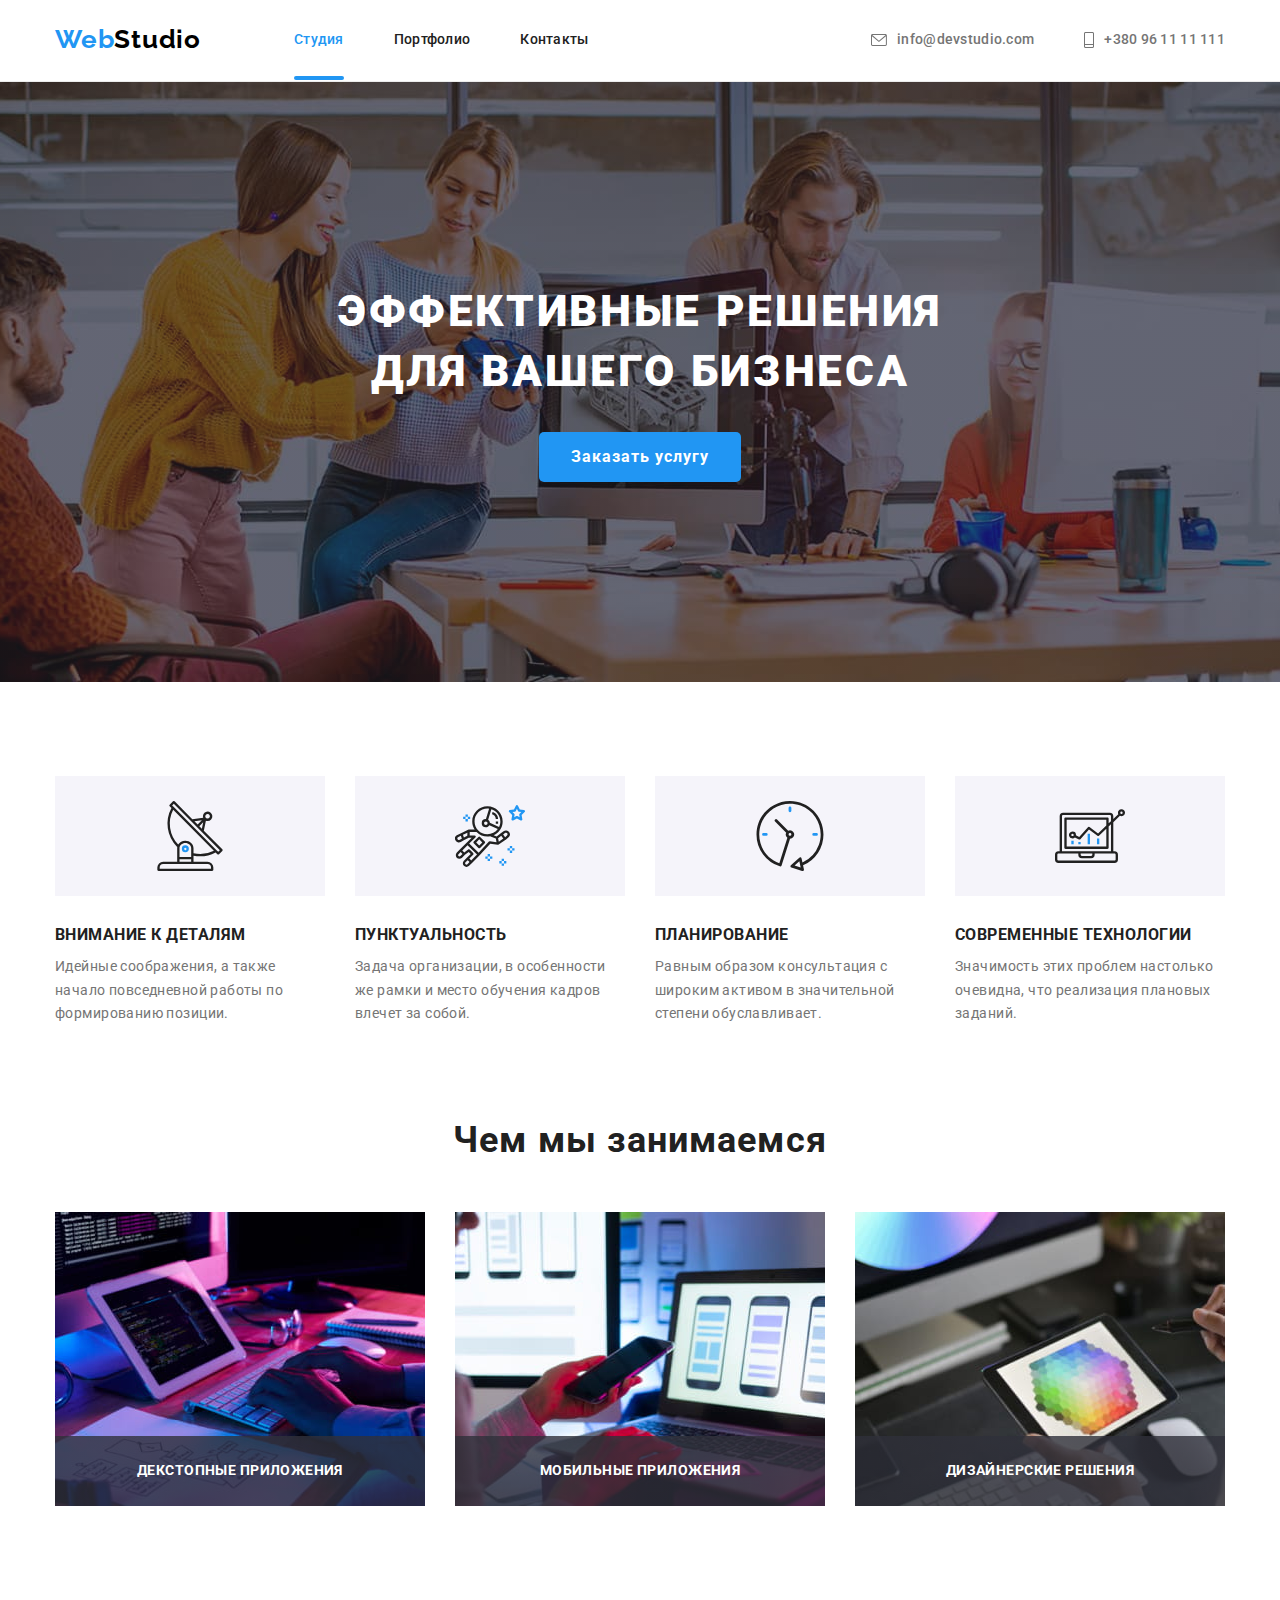
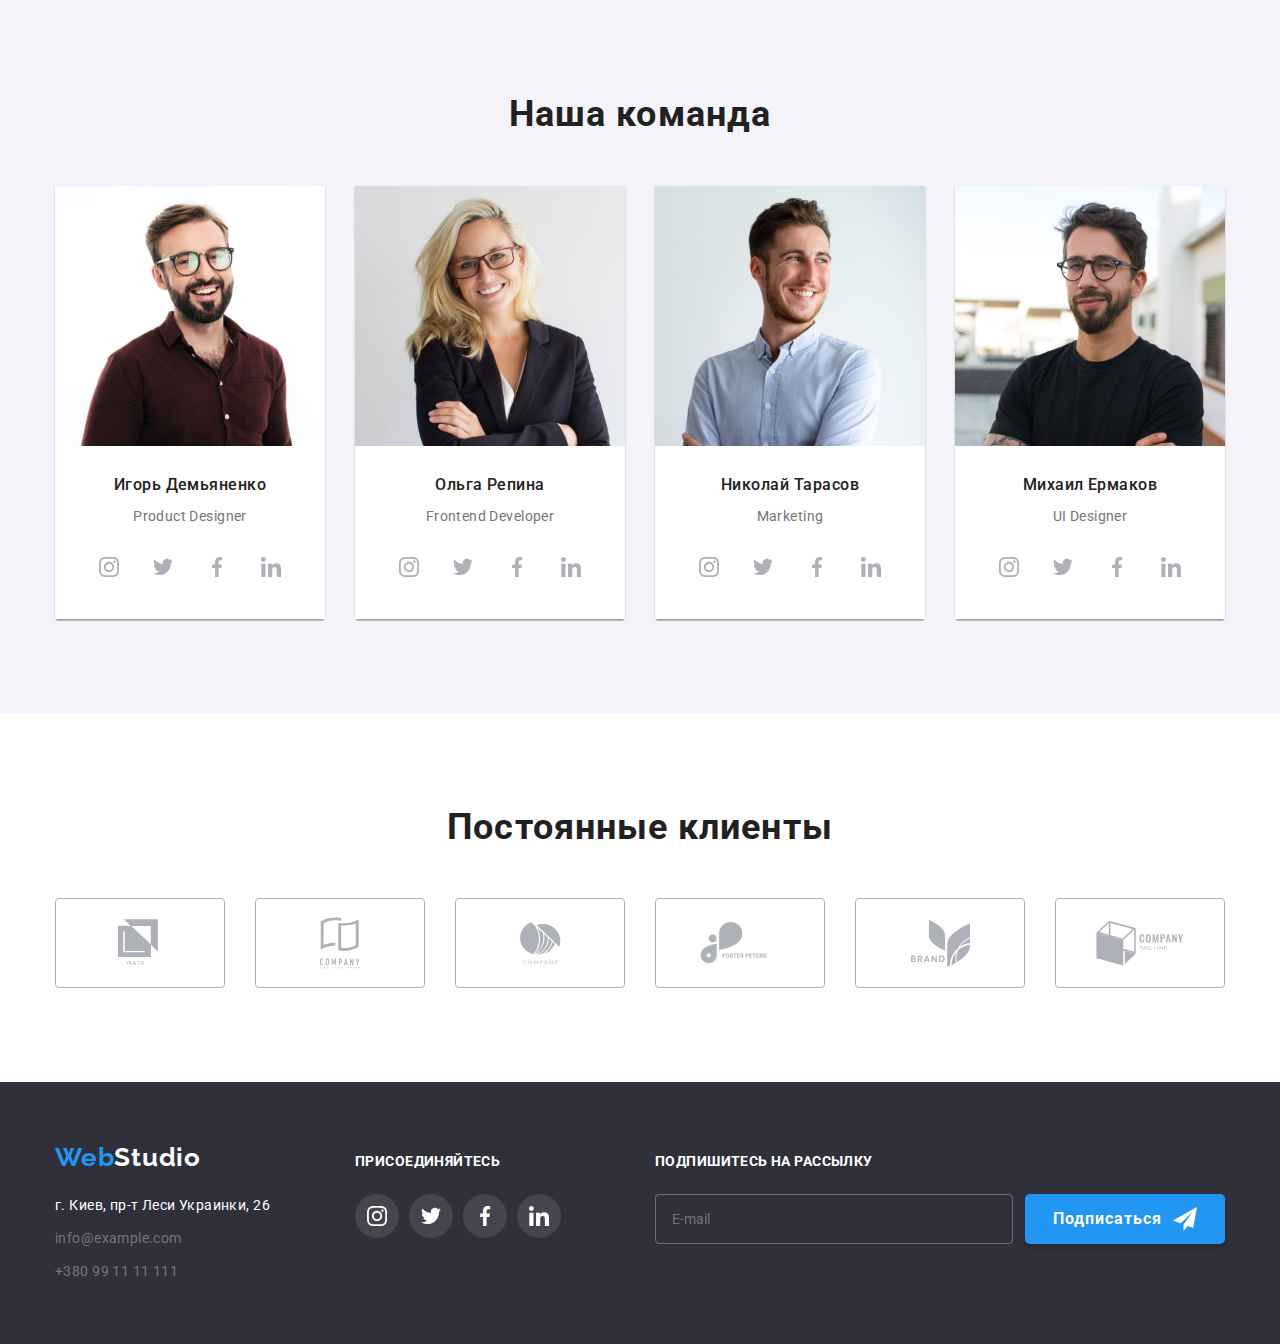
<file: index.html>
<!DOCTYPE html>
<html lang="ru">
  <head>
    <meta charset="UTF-8" />
    <meta http-equiv="X-UA-Compatible" content="IE=edge" />
    <meta name="viewport" content="width=device-width, initial-scale=1.0" />
    <title>WebStudio</title>
    <link rel="preconnect" href="https://fonts.gstatic.com" />
    <link
      href="https://fonts.googleapis.com/css2?family=Raleway:wght@700&family=Roboto:wght@400;500;700;900&display=swap"
      rel="stylesheet"
    />
    <link
      rel="stylesheet"
      href="https://cdnjs.cloudflare.com/ajax/libs/modern-normalize/0.2.0/modern-normalize.min.css"
    />
    <link rel="stylesheet" href="./css/styles.css" />
  </head>

  <body class="main-content">
    <!--Навигация-->
    <header class="header-line">
      <div class="container">
        <nav class="navigation">
          <a class="logo-link link" href="./index.html"
            ><span class="blue-logo">Web</span><span class="black-logo">Studio</span></a
          >
          <ul class="nav-list list">
            <li class="nav-item"><a class="nav-link active-studio link" href="./index.html">Студия</a></li>
            <li class="nav-item"><a class="nav-link nav-link-line link" href="./portfolio.html">Портфолио</a></li>
            <li class="nav-item"><a class="nav-link nav-link-line link" href="">Контакты</a></li>
          </ul>

          <ul class="contact-list list">
            <li class="contact-item">
              <a class="link icon-link" href="mailto:info@devstudio.com"
                ><svg class="icon-mail">
                  <use href="./css/symbol-defs.svg#icon-mail"></use>
                </svg>
                info@devstudio.com</a
              >
            </li>
            <li class="contact-item">
              <a class="link icon-link" href="tel:+380961111111">
                <svg class="icon-tel icon">
                  <use href="./css/symbol-defs.svg#icon-telephone"></use>
                </svg>
                +380 96 11 11 111</a
              >
            </li>
          </ul>
        </nav>
      </div>
    </header>

    <main>
      <!--Герой-->
      <section class="hero-section">
        <div class="container">
          <h1 class="main-title">
            ЭФФЕКТИВНЫЕ РЕШЕНИЯ <br />
            ДЛЯ ВАШЕГО БИЗНЕСА
          </h1>
          <button type="button" data-modal-open class="order-button button">Заказать услугу</button>
        </div>
      </section>

      <!--Особенности-->
      <section class="features-section">
        <h2 class="visually-hidden">Особенности</h2>
        <div class="container">
          <ul class="features-list list grid">
            <li class="grid-item features-item">
              <h3 class="features-title title">Внимание к деталям</h3>
              <p>Идейные соображения, а также начало повседневной работы по формированию позиции.</p>
            </li>
            <li class="grid-item features-item">
              <h3 class="features-title title">Пунктуальность</h3>
              <p>Задача организации, в особенности же рамки и место обучения кадров влечет за собой.</p>
            </li>
            <li class="grid-item features-item">
              <h3 class="features-title title">Планирование</h3>
              <p>Равным образом консультация с широким активом в значительной степени обуславливает.</p>
            </li>
            <li class="grid-item features-item">
              <h3 class="features-title title">Современные технологии</h3>
              <p>Значимость этих проблем настолько очевидна, что реализация плановых заданий.</p>
            </li>
          </ul>
        </div>
      </section>

      <!--Чем мы занимаемся-->
      <section class="doing-section">
        <div class="container">
          <div class="doing-block">
            <h2 class="whatwe-do-title title">Чем мы занимаемся</h2>
            <ul class="about-list list grid">
              <li class="grid-item about-item">
                <div class="doing-thumb">
                  <img src="./images/studio/box1.jpg" alt="рисунок1" width="370" />
                  <div class="text-thumb">
                    <p class="text-decor-thumb">декстопные приложения</p>
                  </div>
                </div>
              </li>
              <li class="grid-item about-item">
                <div class="doing-thumb">
                  <img src="./images/studio/box2.jpg" alt="рисунок2" width="370" />
                  <div class="text-thumb">
                    <p class="text-decor-thumb">мобильные приложения</p>
                  </div>
                </div>
              </li>
              <li class="grid-item about-item">
                <div class="doing-thumb">
                  <img src="./images/studio/box3.jpg" alt="рисунок3" width="370" />
                  <div class="text-thumb">
                    <p class="text-decor-thumb">дизайнерские решения</p>
                  </div>
                </div>
              </li>
            </ul>
          </div>
        </div>
      </section>

      <!--Наша команда-->
      <section class="team-section">
        <div class="container">
          <div class="team-content">
            <h2 class="ourteam-title title">Наша команда</h2>
            <ul class="team-list list grid">
              <li class="grid-item team-item">
                <img src="./images/studio/img.jpg" alt="Игорь Демьяненко" width="270" />
                <div class="item-block">
                  <h3 class="team-title position-title title">Игорь Демьяненко</h3>
                  <p>Product Designer</p>
                  <ul class="list team-icon">
                    <li class="team-icon-item">
                      <a href="" class="team-icon-link">
                        <svg class="icon">
                          <use href="./css/symbol-defs.svg#icon-instagram"></use>
                        </svg>
                      </a>
                    </li>
                    <li class="team-icon-item">
                      <a href="" class="team-icon-link">
                        <svg class="icon">
                          <use href="./css/symbol-defs.svg#icon-twitter"></use>
                        </svg>
                      </a>
                    </li>
                    <li class="team-icon-item">
                      <a href="" class="team-icon-link">
                        <svg class="icon">
                          <use href="./css/symbol-defs.svg#icon-facebook"></use>
                        </svg>
                      </a>
                    </li>
                    <li class="team-icon-item">
                      <a href="" class="team-icon-link">
                        <svg class="icon">
                          <use href="./css/symbol-defs.svg#icon-linkedin"></use>
                        </svg>
                      </a>
                    </li>
                  </ul>
                </div>
              </li>
              <li class="grid-item team-item">
                <img src="./images/studio/img2.jpg" alt="Ольга Репина" width="270" />
                <div class="item-block">
                  <h3 class="team-title position-title title">Ольга Репина</h3>
                  <p>Frontend Developer</p>
                  <ul class="list team-icon">
                    <li class="team-icon-item">
                      <a href="" class="team-icon-link">
                        <svg class="icon">
                          <use href="./css/symbol-defs.svg#icon-instagram"></use>
                        </svg>
                      </a>
                    </li>
                    <li class="team-icon-item">
                      <a href="" class="team-icon-link">
                        <svg class="icon">
                          <use href="./css/symbol-defs.svg#icon-twitter"></use>
                        </svg>
                      </a>
                    </li>
                    <li class="team-icon-item">
                      <a href="" class="team-icon-link">
                        <svg class="icon">
                          <use href="./css/symbol-defs.svg#icon-facebook"></use>
                        </svg>
                      </a>
                    </li>
                    <li class="team-icon-item">
                      <a href="" class="team-icon-link">
                        <svg class="icon">
                          <use href="./css/symbol-defs.svg#icon-linkedin"></use>
                        </svg>
                      </a>
                    </li>
                  </ul>
                </div>
              </li>
              <li class="grid-item team-item">
                <img src="./images/studio/img3.jpg" alt="Николай Тарасов" width="270" />
                <div class="item-block">
                  <h3 class="team-title position-title title">Николай Тарасов</h3>
                  <p>Marketing</p>
                  <ul class="list team-icon">
                    <li class="team-icon-item">
                      <a href="" class="team-icon-link">
                        <svg class="icon">
                          <use href="./css/symbol-defs.svg#icon-instagram"></use>
                        </svg>
                      </a>
                    </li>
                    <li class="team-icon-item">
                      <a href="" class="team-icon-link">
                        <svg class="icon">
                          <use href="./css/symbol-defs.svg#icon-twitter"></use>
                        </svg>
                      </a>
                    </li>
                    <li class="team-icon-item">
                      <a href="" class="team-icon-link">
                        <svg class="icon">
                          <use href="./css/symbol-defs.svg#icon-facebook"></use>
                        </svg>
                      </a>
                    </li>
                    <li class="team-icon-item">
                      <a href="" class="team-icon-link">
                        <svg class="icon">
                          <use href="./css/symbol-defs.svg#icon-linkedin"></use>
                        </svg>
                      </a>
                    </li>
                  </ul>
                </div>
              </li>
              <li class="grid-item team-item">
                <img src="./images/studio/img4.jpg" alt="Михаил Ермаков" width="270" />
                <div class="item-block">
                  <h3 class="team-title position-title title">Михаил Ермаков</h3>
                  <p>UI Designer</p>
                  <ul class="list team-icon">
                    <li class="team-icon-item">
                      <a href="" class="team-icon-link">
                        <svg class="icon">
                          <use href="./css/symbol-defs.svg#icon-instagram"></use>
                        </svg>
                      </a>
                    </li>
                    <li class="team-icon-item">
                      <a href="" class="team-icon-link">
                        <svg class="icon">
                          <use href="./css/symbol-defs.svg#icon-twitter"></use>
                        </svg>
                      </a>
                    </li>
                    <li class="team-icon-item">
                      <a href="" class="team-icon-link">
                        <svg class="icon">
                          <use href="./css/symbol-defs.svg#icon-facebook"></use>
                        </svg>
                      </a>
                    </li>
                    <li class="team-icon-item">
                      <a href="" class="team-icon-link">
                        <svg class="icon">
                          <use href="./css/symbol-defs.svg#icon-linkedin"></use>
                        </svg>
                      </a>
                    </li>
                  </ul>
                </div>
              </li>
            </ul>
          </div>
        </div>
      </section>

      <section class="clients-section">
        <div class="container">
          <h2 class="clients-title title">Постоянные клиенты</h2>
          <ul class="list clients-icon grid">
            <li class="clients-icon-item grid-item">
              <a href="" class="clients-icon-link link">
                <svg class="icon icon-logo1">
                  <use href="./css/symbol-defs.svg#icon-logo1"></use>
                </svg>
              </a>
            </li>
            <li class="clients-icon-item grid-item">
              <a href="" class="clients-icon-link link">
                <svg class="icon icon-logo2">
                  <use href="./css/symbol-defs.svg#icon-logo2"></use>
                </svg>
              </a>
            </li>
            <li class="clients-icon-item grid-item">
              <a href="" class="clients-icon-link link">
                <svg class="icon icon-logo3">
                  <use href="./css/symbol-defs.svg#icon-logo3"></use>
                </svg>
              </a>
            </li>
            <li class="clients-icon-item grid-item">
              <a href="" class="clients-icon-link link">
                <svg class="icon icon-logo4">
                  <use href="./css/symbol-defs.svg#icon-logo4"></use>
                </svg>
              </a>
            </li>
            <li class="clients-icon-item grid-item">
              <a href="" class="clients-icon-link link">
                <svg class="icon icon-logo5">
                  <use href="./css/symbol-defs.svg#icon-logo5"></use>
                </svg>
              </a>
            </li>
            <li class="clients-icon-item grid-item">
              <a href="" class="clients-icon-link link">
                <svg class="icon icon-logo6">
                  <use href="./css/symbol-defs.svg#icon-logo6"></use>
                </svg>
              </a>
            </li>
          </ul>
        </div>
      </section>
    </main>

    <!--Подвал сайта-->
    <footer class="footer">
      <div class="container">
        <div class="footer-block-contact footer-grid">
          <a class="footer-link link" href="./index.html"
            ><span class="blue-logo">Web</span><span class="white-logo">Studio</span></a
          >

          <address class="address">г. Киев, пр-т Леси Украинки, 26</address>

          <ul class="footer-contacts list">
            <li class="item-contact">
              <a class="link" href="mailto:info@example.com">info@example.com</a>
            </li>
            <li class="item-contact"><a class="link" href="tel:+380991111111">+380 99 11 11 111</a></li>
          </ul>
        </div>

        <div class="footer-block-social footer-grid">
          <p class="footer-paragraph-style">присоединяйтесь</p>
          <ul class="list team-icon">
            <li class="team-icon-item">
              <a href="" class="team-icon-link">
                <svg class="icon">
                  <use href="./css/symbol-defs.svg#icon-instagram"></use>
                </svg>
              </a>
            </li>
            <li class="team-icon-item">
              <a href="" class="team-icon-link">
                <svg class="icon">
                  <use href="./css/symbol-defs.svg#icon-twitter"></use>
                </svg>
              </a>
            </li>
            <li class="team-icon-item">
              <a href="" class="team-icon-link">
                <svg class="icon">
                  <use href="./css/symbol-defs.svg#icon-facebook"></use>
                </svg>
              </a>
            </li>
            <li class="team-icon-item">
              <a href="" class="team-icon-link">
                <svg class="icon">
                  <use href="./css/symbol-defs.svg#icon-linkedin"></use>
                </svg>
              </a>
            </li>
          </ul>
        </div>

        <div class="subscribe-block footer-grid">
          <form class="form-subscribe"></form>

          <p class="footer-paragraph-style">Подпишитесь на рассылку</p>

          <div class="submit-block">
            <label class="form-label-footer">
              <input type="email" class="footer-input" name="email" placeholder="E-mail" autocomplete="off" />
            </label>

            <button type="submit" class="order-button button">
              <span>Подписаться</span> <span class="submit-icon"></span>
            </button>
          </div>
        </div>
      </div>
    </footer>

    <div class="backdrop is-hidden" data-modal>
      <div class="modal modal-button">
        <button class="btn-modal" data-modal-close aria-label="Закрыть">
          <svg class="btn-icon-close icon">
            <use href="./css/symbol-defs.svg#icon-closemodal"></use>
          </svg>
        </button>

        <form class="form-request" autocomplete="off">
          <b class="request-action">Оставьте свои данные, мы вам перезвоним</b>

          <div class="request-input-block">
            <label class="form-label">
              <span class="label-text">Имя</span>

              <span class="request-icon-position">
                <input type="text" class="form-input" />
                <svg class="icon">
                  <use href="./css/symbol-defs.svg#icon-person"></use>
                </svg>
              </span>
            </label>

            <label class="form-label">
              <span class="label-text">Телефон</span>

              <span class="request-icon-position">
                <input type="tel" class="form-input" />
                <svg class="icon">
                  <use href="./css/symbol-defs.svg#icon-phone"></use>
                </svg>
              </span>
            </label>

            <label class="form-label">
              <span class="label-text">Почта</span>

              <span class="request-icon-position">
                <input type="email" class="form-input" />
                <svg class="icon">
                  <use href="./css/symbol-defs.svg#icon-email"></use>
                </svg>
              </span>
            </label>

            <label class="form-label">
              <span class="label-text">Комментарий</span>

              <textarea name="comment" class="form-area" rows="8" placeholder="Введите текст"></textarea>
            </label>
          </div>

          <label class="form-label-terms">
            <input class="checkbox" type="checkbox" name="terms" />
            <span class="custom-icon"></span>
            <span class="terms-span">Соглашаюсь с рассылкой и принимаю</span>
            <a class="terms-link" href="">Условия договора</a>
          </label>

          <label class="form-label-button">
            <button type="submit" class="order-button button">Отправить</button>
          </label>
        </form>
      </div>
    </div>
    <script src="./js/modal.js"></script>
  </body>
</html>
</file>
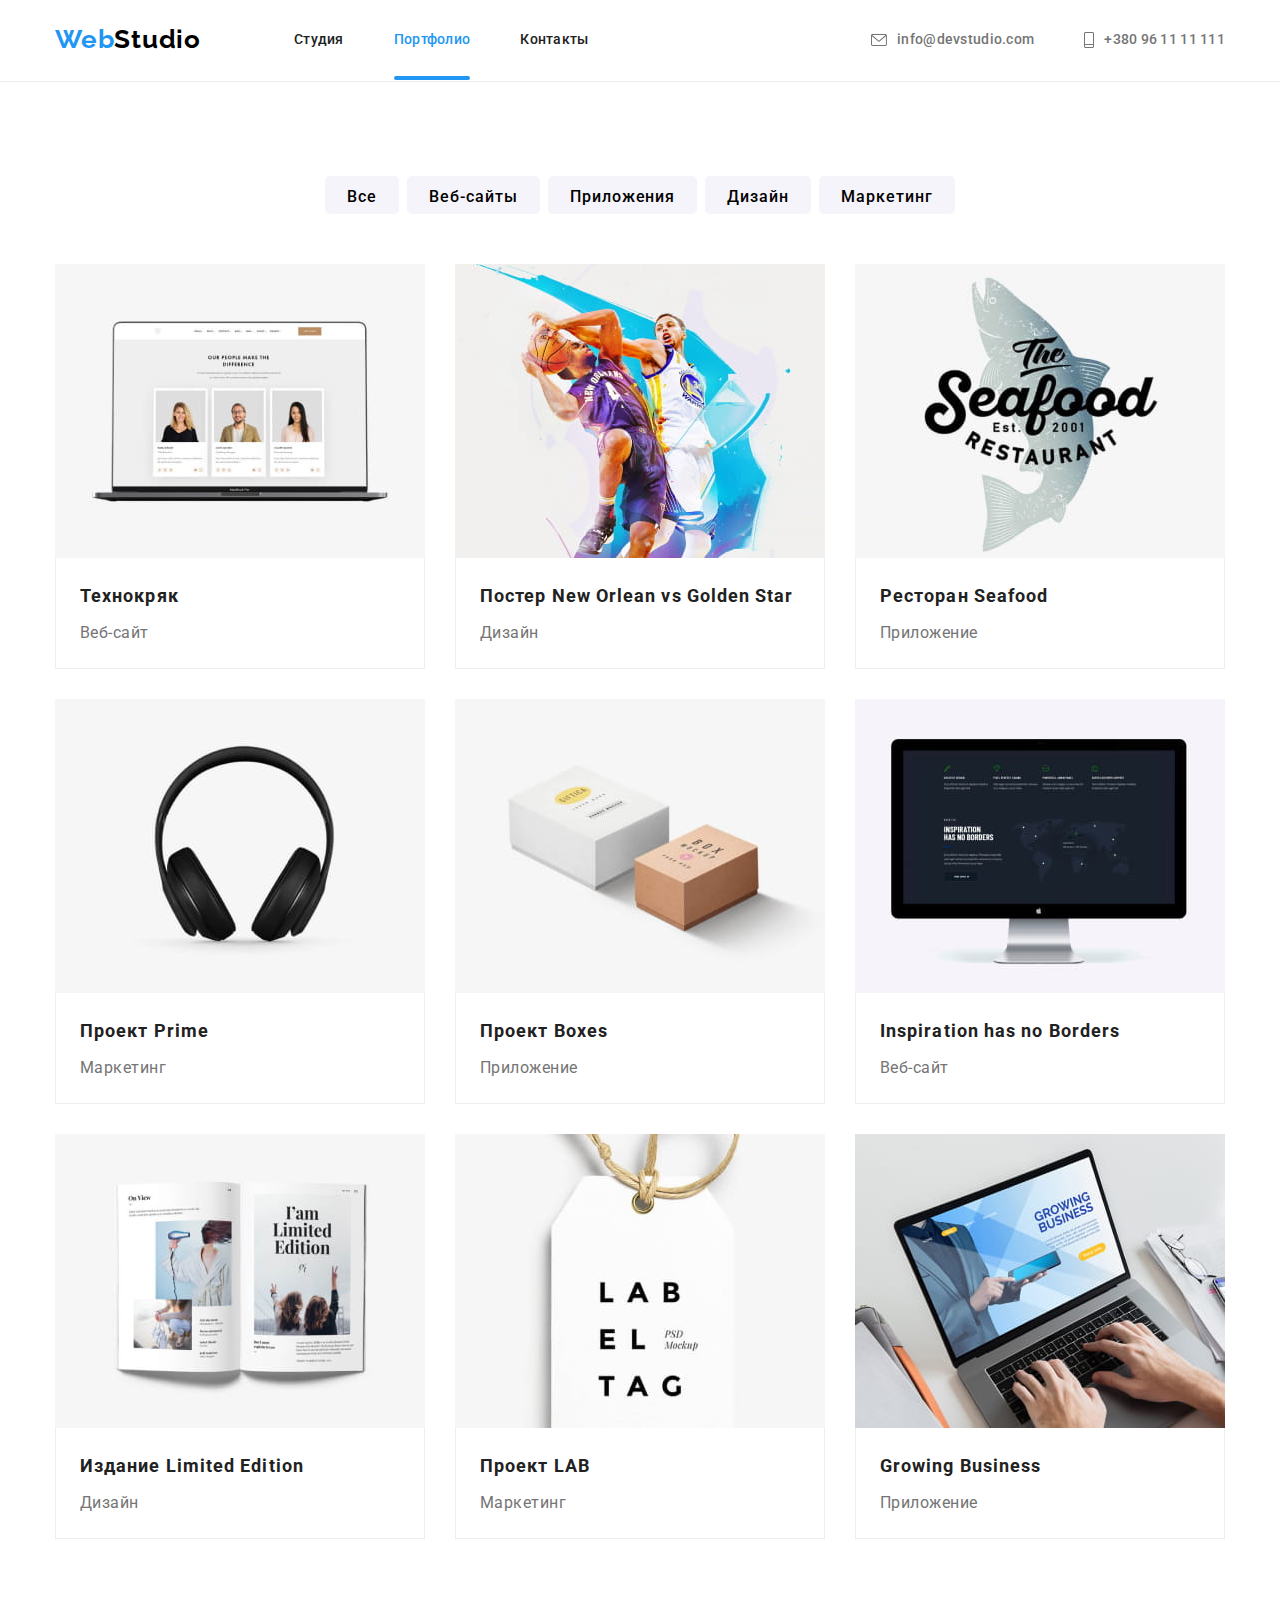
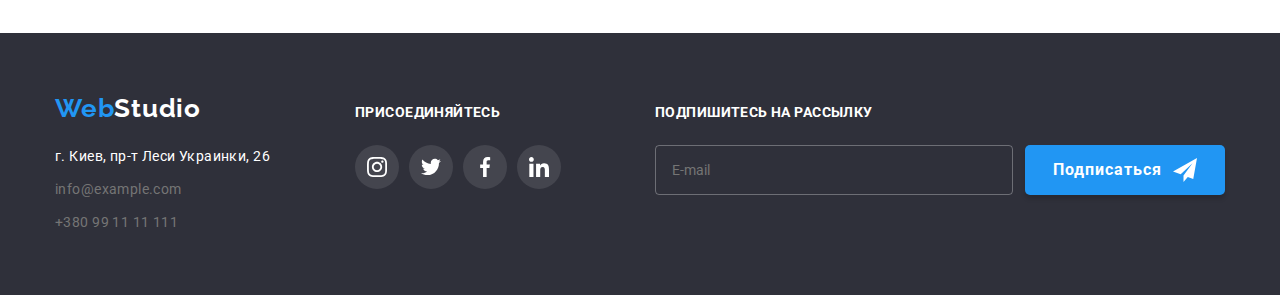
<file: portfolio.html>
<!DOCTYPE html>
<html lang="ru">
  <head>
    <meta charset="UTF-8" />
    <meta http-equiv="X-UA-Compatible" content="IE=edge" />
    <meta name="viewport" content="width=device-width, initial-scale=1.0" />
    <title>WebStudio</title>
    <link rel="preconnect" href="https://fonts.gstatic.com" />
    <link
      href="https://fonts.googleapis.com/css2?family=Raleway:wght@700&family=Roboto:wght@400;500;700;900&display=swap"
      rel="stylesheet"
    />
    <link
      rel="stylesheet"
      href="https://cdnjs.cloudflare.com/ajax/libs/modern-normalize/0.2.0/modern-normalize.min.css"
    />
    <link rel="stylesheet" href="./css/styles.css" />
  </head>
  <body>
    <!--Навигация-->
    <header class="header-line">
      <div class="container">
        <nav class="navigation">
          <a class="logo-link link" href="./index.html"
            ><span class="blue-logo">Web</span><span class="black-logo">Studio</span></a
          >
          <ul class="nav-list list">
            <li class="nav-item"><a class="nav-link nav-link-line link" href="./index.html">Студия</a></li>
            <li class="nav-item"><a class="nav-link active-portfolio link" href="./portfolio.html">Портфолио</a></li>
            <li class="nav-item"><a class="nav-link nav-link-line link" href="">Контакты</a></li>
          </ul>

          <ul class="contact-list list">
            <li class="contact-item">
              <a class="link icon-link" href="mailto:info@devstudio.com"
                ><svg class="icon-mail">
                  <use href="./css/symbol-defs.svg#icon-mail"></use>
                </svg>
                info@devstudio.com</a
              >
            </li>
            <li class="contact-item">
              <a class="link icon-link" href="tel:+380961111111">
                <svg class="icon-tel icon">
                  <use href="./css/symbol-defs.svg#icon-telephone"></use>
                </svg>
                +380 96 11 11 111</a
              >
            </li>
          </ul>
        </nav>
      </div>
    </header>

    <!-- Портфолио -->
    <main>
      <h1 class="visually-hidden">Портфолио</h1>

      <section class="portfolio-section">
        <div class="container">
          <ul class="portfolio-list list">
            <li class="buttons-item"><button type="button" class="buttons-portfolio button">Все</button></li>
            <li class="buttons-item"><button type="button" class="buttons-portfolio button">Веб-сайты</button></li>
            <li class="buttons-item"><button type="button" class="buttons-portfolio button">Приложения</button></li>
            <li class="buttons-item"><button type="button" class="buttons-portfolio button">Дизайн</button></li>
            <li class="buttons-item"><button type="button" class="buttons-portfolio button">Маркетинг</button></li>
          </ul>

          <ul class="examples-list grid list">
            <li class="grid-item examples-item">
              <a class="examples-link" href="">
                <div class="examples-overlay">
                  <img src="./images/portfolio/technocrack.jpg" width="370" alt="Технокряк" />
                  <div class="item-examples-overlay">
                    <div class="item-examples-text">
                      <p class="text-examples">
                        Технокряк это современная площадка распространения коронавируса. Компании используют эту
                        платформу для цифрового шпионажа и атак на защищённые сервера конкурентов.
                      </p>
                    </div>
                  </div>
                </div>
                <div class="examples-item-block">
                  <h2 class="examples-title title">Технокряк</h2>
                  <p class="element-style">Веб-сайт</p>
                </div>
              </a>
            </li>
            <li class="grid-item examples-item">
              <a class="examples-link" href="">
                <div class="examples-overlay">
                  <img src="./images/portfolio/posterneworl.jpg" width="370" alt="Постер New Orlean vs Golden Star" />
                  <div class="item-examples-overlay">
                    <div class="item-examples-text">
                      <p class="text-examples">
                        Технокряк это современная площадка распространения коронавируса. Компании используют эту
                        платформу для цифрового шпионажа и атак на защищённые сервера конкурентов.
                      </p>
                    </div>
                  </div>
                </div>
                <div class="examples-item-block">
                  <h2 class="examples-title title">Постер New Orlean vs Golden Star</h2>
                  <p class="element-style">Дизайн</p>
                </div>
              </a>
            </li>
            <li class="grid-item examples-item">
              <a class="examples-link" href=""
                ><div class="examples-overlay">
                  <img src="./images/portfolio/seafood.jpg" width="370" alt="Ресторан Seafood" />
                  <div class="item-examples-overlay">
                    <div class="item-examples-text">
                      <p class="text-examples">
                        Технокряк это современная площадка распространения коронавируса. Компании используют эту
                        платформу для цифрового шпионажа и атак на защищённые сервера конкурентов.
                      </p>
                    </div>
                  </div>
                </div>
                <div class="examples-item-block">
                  <h2 class="examples-title title">Ресторан Seafood</h2>
                  <p class="element-style">Приложение</p>
                </div>
              </a>
            </li>
            <li class="grid-item examples-item">
              <a class="examples-link" href=""
                ><div class="examples-overlay">
                  <img src="./images/portfolio/prime.jpg" width="370" alt="Проект Prime" />
                  <div class="item-examples-overlay">
                    <div class="item-examples-text">
                      <p class="text-examples">
                        Технокряк это современная площадка распространения коронавируса. Компании используют эту
                        платформу для цифрового шпионажа и атак на защищённые сервера конкурентов.
                      </p>
                    </div>
                  </div>
                </div>
                <div class="examples-item-block">
                  <h2 class="examples-title title">Проект Prime</h2>
                  <p class="element-style">Маркетинг</p>
                </div>
              </a>
            </li>
            <li class="grid-item examples-item">
              <a class="examples-link" href=""
                ><div class="examples-overlay">
                  <img src="./images/portfolio/boxes.jpg" width="370" alt="Проект Boxes" />
                  <div class="item-examples-overlay">
                    <div class="item-examples-text">
                      <p class="text-examples">
                        Технокряк это современная площадка распространения коронавируса. Компании используют эту
                        платформу для цифрового шпионажа и атак на защищённые сервера конкурентов.
                      </p>
                    </div>
                  </div>
                </div>
                <div class="examples-item-block">
                  <h2 class="examples-title title">Проект Boxes</h2>
                  <p class="element-style">Приложение</p>
                </div>
              </a>
            </li>
            <li class="grid-item examples-item">
              <a class="examples-link" href=""
                ><div class="examples-overlay">
                  <img src="./images/portfolio/inpiration.jpg" width="370" alt="Inspiration has no Borders" />
                  <div class="item-examples-overlay">
                    <div class="item-examples-text">
                      <p class="text-examples">
                        Технокряк это современная площадка распространения коронавируса. Компании используют эту
                        платформу для цифрового шпионажа и атак на защищённые сервера конкурентов.
                      </p>
                    </div>
                  </div>
                </div>
                <div class="examples-item-block">
                  <h2 class="examples-title title">Inspiration has no Borders</h2>
                  <p class="element-style">Веб-сайт</p>
                </div>
              </a>
            </li>
            <li class="grid-item examples-item">
              <a class="examples-link" href=""
                ><div class="examples-overlay">
                  <img src="./images/portfolio/limited.jpg" width="370" alt="Издание Limited Edition" />
                  <div class="item-examples-overlay">
                    <div class="item-examples-text">
                      <p class="text-examples">
                        Технокряк это современная площадка распространения коронавируса. Компании используют эту
                        платформу для цифрового шпионажа и атак на защищённые сервера конкурентов.
                      </p>
                    </div>
                  </div>
                </div>
                <div class="examples-item-block">
                  <h2 class="examples-title title">Издание Limited Edition</h2>
                  <p class="element-style">Дизайн</p>
                </div>
              </a>
            </li>
            <li class="grid-item examples-item">
              <a class="examples-link" href=""
                ><div class="examples-overlay">
                  <img src="./images/portfolio/lab.jpg" width="370" alt="Проект LAB" />
                  <div class="item-examples-overlay">
                    <div class="item-examples-text">
                      <p class="text-examples">
                        Технокряк это современная площадка распространения коронавируса. Компании используют эту
                        платформу для цифрового шпионажа и атак на защищённые сервера конкурентов.
                      </p>
                    </div>
                  </div>
                </div>
                <div class="examples-item-block">
                  <h2 class="examples-title title">Проект LAB</h2>
                  <p class="element-style">Маркетинг</p>
                </div>
              </a>
            </li>
            <li class="grid-item examples-item">
              <a class="examples-link" href=""
                ><div class="examples-overlay">
                  <img src="./images/portfolio/growing.jpg" width="370" alt="" />
                  <div class="item-examples-overlay">
                    <div class="item-examples-text">
                      <p class="text-examples">
                        Технокряк это современная площадка распространения коронавируса. Компании используют эту
                        платформу для цифрового шпионажа и атак на защищённые сервера конкурентов.
                      </p>
                    </div>
                  </div>
                </div>
                <div class="examples-item-block">
                  <h2 class="examples-title title">Growing Business</h2>
                  <p class="element-style">Приложение</p>
                </div>
              </a>
            </li>
          </ul>
        </div>
      </section>
    </main>

    <!--Подвал сайта-->
    <footer class="footer">
      <div class="container">
        <div class="footer-block-contact footer-grid">
          <a class="footer-link link" href="./index.html"
            ><span class="blue-logo">Web</span><span class="white-logo">Studio</span></a
          >

          <address class="address">г. Киев, пр-т Леси Украинки, 26</address>

          <ul class="footer-contacts list">
            <li class="item-contact">
              <a class="link" href="mailto:info@example.com">info@example.com</a>
            </li>
            <li class="item-contact"><a class="link" href="tel:+380991111111">+380 99 11 11 111</a></li>
          </ul>
        </div>

        <div class="footer-block-social footer-grid">
          <p class="footer-paragraph-style">присоединяйтесь</p>
          <ul class="list team-icon">
            <li class="team-icon-item">
              <a href="" class="team-icon-link">
                <svg class="icon">
                  <use href="./css/symbol-defs.svg#icon-instagram"></use>
                </svg>
              </a>
            </li>
            <li class="team-icon-item">
              <a href="" class="team-icon-link">
                <svg class="icon">
                  <use href="./css/symbol-defs.svg#icon-twitter"></use>
                </svg>
              </a>
            </li>
            <li class="team-icon-item">
              <a href="" class="team-icon-link">
                <svg class="icon">
                  <use href="./css/symbol-defs.svg#icon-facebook"></use>
                </svg>
              </a>
            </li>
            <li class="team-icon-item">
              <a href="" class="team-icon-link">
                <svg class="icon">
                  <use href="./css/symbol-defs.svg#icon-linkedin"></use>
                </svg>
              </a>
            </li>
          </ul>
        </div>

        <div class="subscribe-block footer-grid">
          <form class="form-subscribe"></form>

          <p class="footer-paragraph-style">Подпишитесь на рассылку</p>

          <div class="submit-block">
            <label class="form-label-footer">
              <input type="email" class="footer-input" name="email" placeholder="E-mail" autocomplete="off" />
            </label>

            <button type="submit" class="order-button button">
              <span>Подписаться</span> <span class="submit-icon"></span>
            </button>
          </div>
        </div>
      </div>
    </footer>
  </body>
</html>
</file>
<file: css/styles.css>
:root {
  --main-text-color: #757575;
  --title-color: #212121;
  --bg-color: #2f303a;
  --bg-button-color: #f5f4fa;
  --white-color: #ffffff;
  --link-color: #2196f3;
  --submit-color: #188ce8;
  --logo-black: #000000;
  --examples-border-color: #eeeeee;
  --clients-border-color: #afb1b8;
  --grid-item: 1;
  --transition-transform: transform 250ms cubic-bezier(0.4, 0, 0.2, 1);
  --transition-whole: 250ms cubic-bezier(0.4, 0, 0.2, 1);
}

html {
  box-sizing: border-box;
}

*,
*::before,
*::after {
  box-sizing: inherit;
}

body {
  font-weight: 400;
  font-family: 'Roboto', sans-serif;
  font-size: 14px;
  line-height: 1.71;
  letter-spacing: 0.03em;
  color: var(--main-text-color);
}

h1,
h2,
h3,
h4,
h5,
h6,
p {
  margin-top: 0;
}

ul {
  margin-top: 0;
  margin-bottom: 0;
  padding-inline-start: 0;
}

p {
  margin-bottom: 0px;
}

img {
  display: block;
  max-width: 100%;
  height: auto;
}

address {
  font-style: normal;
  color: var(--white-color);
}

.visually-hidden {
  position: absolute !important;
  clip: rect(1px 1px 1px 1px);
  clip: rect(1px, 1px, 1px, 1px);
  padding: 0 !important;
  border: 0 !important;
  height: 1px !important;
  width: 1px !important;
  overflow: hidden;
}

.link {
  text-decoration: none;
  color: inherit;
  transition: color var(--transition-whole);
}

.examples-link {
  display: block;
  text-decoration: none;
  color: inherit;
}

.link:hover,
.link:focus {
  color: var(--link-color);
}

.buttons-portfolio:hover,
.buttons-portfolio:focus {
  background-color: var(--link-color);
  color: var(--white-color);
  box-shadow: 0px 3px 1px rgba(0, 0, 0, 0.1), 0px 1px 2px rgba(0, 0, 0, 0.08), 0px 2px 2px rgba(0, 0, 0, 0.12);
}

.container {
  width: 1200px;
  padding-right: 15px;
  padding-left: 15px;
  margin-right: auto;
  margin-left: auto;
}

.grid {
  display: flex;
  flex-wrap: wrap;
  margin-left: -30px;
  margin-top: -30px;
}

.grid-item {
  flex-basis: calc((100% - 30px * var(--grid-item)) / var(--grid-item));
  margin-left: 30px;
  margin-top: 30px;
}

.nav-list {
  font-weight: 500;
  line-height: 1.14;
  letter-spacing: 0.02em;
  color: var(--title-color);
}

.active-studio {
  color: var(--link-color);
}

.active-portfolio {
  color: var(--link-color);
}

.main-title {
  display: block;
  margin-bottom: 0px;
  margin-bottom: 30px;
  font-weight: 900;
  font-size: 44px;
  line-height: 1.36;
  text-align: center;
  letter-spacing: 0.06em;
  color: var(--white-color);
}

.whatwe-do-title,
.ourteam-title,
.clients-title {
  display: block;
  margin-bottom: 50px;
  font-weight: 700;
  font-size: 36px;
  line-height: 1.16;
  text-align: center;
  letter-spacing: 0.03em;
}

.features-title {
  text-transform: uppercase;
  margin-bottom: 10px;
  font-weight: 700;
  line-height: 1.14;
  letter-spacing: 0.03em;
}

.features-item::before {
  display: block;
  content: '';
  height: 120px;
  background-size: contain;
  background-repeat: no-repeat;
  background-position: center;
  background-size: 70px 70px;
  background-color: var(--bg-button-color);
  margin-bottom: 30px;
}

.features-item:nth-child(1)::before {
  background-image: url(../images/svg/antenna.svg);
}

.features-item:nth-child(2)::before {
  background-image: url(../images/svg/astronaut.svg);
}

.features-item:nth-child(3)::before {
  background-image: url(../images/svg/clock.svg);
}

.features-item:nth-child(4)::before {
  background-image: url(../images/svg/diagram.svg);
}

.team-title {
  margin-bottom: 10px;
  font-weight: 500;
  font-size: 16px;
  line-height: 1.18;
  letter-spacing: 0.03em;
}

.examples-title {
  margin-bottom: 4px;
  font-weight: 700;
  font-size: 18px;
  line-height: 2;
  letter-spacing: 0.06em;
}

.title {
  color: var(--title-color);
}

.element-style {
  font-size: 16px;
  line-height: 30px;
  letter-spacing: 0.03em;
}

.button {
  font-weight: 700;
  font-size: 16px;
  line-height: 1.87;
  text-align: center;
  letter-spacing: 0.06em;
  background-color: var(--bg-button-color);
  border-style: none;
  border-radius: 5px;
  font-family: inherit;
  cursor: pointer;
  border: none;
  transition: box-shadow var(--transition-whole), color var(--transition-whole),
    background-color var(--transition-whole);
}

.navigation {
  display: flex;
  align-items: center;
}

.logo-link {
  display: block;
  margin-right: 93px;
  padding-top: 24px;
  padding-bottom: 25px;
}

.nav-list {
  display: flex;
  align-items: baseline;
}

.nav-item:not(:last-child) {
  margin-right: 50px;
}

.nav-item .link {
  position: relative;
  padding-top: 32px;
  padding-bottom: 32px;
  display: flex;
  margin-bottom: 0px;
}

.header-line {
  position: relative;
  border-bottom: 1px solid #ececec;
}

.nav-link-line::after {
  position: absolute;
  display: flex;
  background-color: var(--link-color);
  content: '';
  left: 0;
  bottom: 0;
  width: 100%;
  height: 4px;
  border-radius: 2px;
  transform: scaleX(0);
  transition: var(--transition-transform);
}

.nav-link-line:hover::after,
.nav-link-line:focus::after {
  transform: scaleX(1);
}

.active-studio::after {
  position: absolute;
  display: flex;
  background-color: var(--link-color);
  content: '';
  left: 0;
  bottom: 0;
  width: 100%;
  height: 4px;
  border-radius: 2px;
}

.active-portfolio::after {
  position: absolute;
  display: flex;
  background-color: var(--link-color);
  content: '';
  left: 0;
  bottom: 0;
  width: 100%;
  height: 4px;
  border-radius: 2px;
}

.contact-list {
  display: flex;
  margin-left: auto;
  align-items: center;
}

.icon {
  transition: fill var(--transition-whole);
}

.icon-link {
  display: flex;
  align-items: center;
  border: none;
  padding: 32px 0;
  font-weight: 500;
  line-height: 1.14;
  letter-spacing: 0.02em;
}

.icon-link:hover,
.icon-link:focus {
  stroke: currentColor;
}

.icon-mail {
  width: 16px;
  height: 12px;
  margin-right: 10px;
  fill: currentColor;
}

.icon-tel {
  width: 10px;
  height: 16px;
  margin-right: 10px;
  fill: currentColor;
}

.contact-item:not(:last-child) {
  margin-right: 50px;
}

.order-button {
  display: inline-block;
  min-width: 200px;
  padding: 10px 32px;
  background-color: var(--link-color);
  color: var(--white-color);
}

.order-button:hover,
.order-button:focus {
  background-color: var(--submit-color);
}

.buttons-portfolio {
  font-weight: 500;
  min-width: 73px;
  max-height: 38px;
  padding: 6px 22px;
}

.hero-section {
  padding-top: 200px;
  padding-bottom: 200px;
  max-width: 1600px;
  height: 600px;

  background-image: linear-gradient(rgba(47, 48, 58, 0.4), rgba(47, 48, 58, 0.4)), url('../images/studio/heroback.jpg');
  background-repeat: no-repeat;
  background-size: cover;
  background-position: center;
  margin: 0 auto;
}

.hero-section {
  text-align: center;
}

.hero-section {
  background-color: var(--bg-color);
}

.features-section {
  padding-top: 94px;
}

.features-item {
  --grid-item: 4;
}

.doing-section {
  padding-top: 94px;
  padding-bottom: 94px;
}

.doing-thumb {
  position: relative;
}

.text-thumb {
  position: absolute;
  bottom: 0;
  display: flex;
  justify-content: center;
  align-items: center;
  background-image: linear-gradient(to right, rgba(47, 48, 58, 0.8), rgba(47, 48, 58, 0.8));
  width: 370px;
  height: 70px;
}

.text-decor-thumb {
  font-weight: 700;
  color: var(--white-color);
  text-transform: uppercase;
}

.clients-section {
  padding-top: 94px;
  padding-bottom: 94px;
}

.about-item {
  --grid-item: 3;
}

.team-list {
  text-align: center;
}

.team-item {
  box-shadow: 0px 1px 3px rgba(0, 0, 0, 0.12), 0px 1px 1px rgba(0, 0, 0, 0.14), 0px 2px 1px rgba(0, 0, 0, 0.2);
  border-radius: 0px 0px 4px 4px;
  --grid-item: 4;
}

.clients-icon-item {
  --grid-item: 6;
}

.team-section {
  padding-top: 94px;
  padding-bottom: 94px;
  background-color: var(--bg-button-color);
}

.team-section .team-icon-link {
  fill: var(--clients-border-color);
}

.team-icon {
  margin-top: 16px;
  display: flex;
}

.team-icon-link .icon {
  width: 20px;
  height: 20px;
}

.team-icon-link {
  display: flex;
  border-radius: 50%;
  justify-content: center;
  align-items: center;
  width: 44px;
  height: 44px;
  transition: background-color var(--transition-whole);
}

.team-icon-link:hover,
.team-icon-link:focus {
  background-color: var(--link-color);
}

.team-icon-link:hover .icon,
.team-icon-link:focus .icon {
  fill: var(--white-color);
}

.team-icon-item:not(:last-child) {
  margin-right: 10px;
}

.item-block {
  padding: 30px 32px;
  background-color: var(--white-color);
}

.clients-icon-link {
  display: flex;
  border: 1px solid var(--clients-border-color);
  color: var(--clients-border-color);
  border-radius: 4px;
  width: 170px;
  height: 90px;
  align-items: center;
  justify-content: center;
}

.clients-icon-link:hover,
.clients-icon-link:focus {
  border: 1px solid var(--link-color);
}

.clients-icon-link .icon {
  fill: currentColor;
}

.clients-icon-link .icon-logo1 {
  width: 44px;
  height: 49px;
}

.clients-icon-link .icon-logo2 {
  width: 40px;
  height: 52px;
}

.clients-icon-link .icon-logo3 {
  width: 41px;
  height: 43px;
}

.clients-icon-link .icon-logo4 {
  width: 80px;
  height: 42px;
}

.clients-icon-link .icon-logo5 {
  width: 59px;
  height: 47px;
}

.clients-icon-link .icon-logo6 {
  width: 88px;
  height: 45px;
}

.footer-social-icon .icon {
  font: var(--white-color);
}

.footer-link {
  display: block;
  margin-bottom: 20px;
}

.address {
  display: block;
  margin-bottom: 9px;
}

.footer-contacts {
  display: block;
  margin-left: auto;
  align-items: center;
}

.footer-paragraph-style {
  color: var(--white-color);
  font-weight: 700;
  text-transform: uppercase;
  margin-bottom: 20px;
}

.item-contact:not(:last-child) {
  display: block;
  margin-bottom: 9px;
}

.team-icon a {
  color: var(--white-color);
}

footer .team-icon-link {
  background-color: rgba(255, 255, 255, 0.1);
}

footer .team-icon-link:hover,
footer .team-icon-link:focus {
  background-color: var(--link-color);
}

footer .team-icon-link .icon {
  fill: currentColor;
}

.portfolio-section {
  padding-top: 94px;
  padding-bottom: 94px;
}

.portfolio-list {
  display: flex;
  justify-content: center;
  margin-bottom: 50px;
}

.buttons-item:not(:last-child) {
  margin-right: 8px;
}

.examples-item {
  --grid-item: 3;
}

.footer .container {
  display: flex;
  justify-content: space-between;
  align-items: baseline;
}

.footer-grid {
  flex-basis: calc((50% - 45px) / 2);
}

.footer-grid:last-child {
  flex-basis: calc(50% - 15px);
}

.footer-input {
  width: 358px;
  height: 50px;
  padding: 15px 16px;
  border: 1px solid rgba(255, 255, 255, 0.3);
  border-radius: 4px;
  color: var(--white-color);
  background-color: transparent;
}

footer .button {
  position: relative;
  text-align: start;
  padding: 10px 28px;
  box-shadow: 0px 4px 4px rgba(0, 0, 0, 0.15);
}

.submit-icon {
  position: absolute;
  width: 24px;
  height: 24px;
  top: 50%;
  right: 28px;
  transform: translateY(-50%);
  fill: var(--white-color);
  background-image: url(../images/svg/send.svg);
}

.submit-block {
  display: flex;
  justify-content: space-between;
}

.examples-link:hover,
.examples-link:focus {
  box-shadow: 0px 1px 1px rgba(0, 0, 0, 0.12), 0px 4px 4px rgba(0, 0, 0, 0.06), 1px 4px 6px rgba(0, 0, 0, 0.16);
}

.examples-item-block {
  padding: 20px 24px;
  border-left: 1px solid var(--examples-border-color);
  border-right: 1px solid var(--examples-border-color);
  border-bottom: 1px solid var(--examples-border-color);
}

.blue-logo,
.black-logo,
.white-logo {
  font-family: 'Raleway', sans-serif;
  font-weight: 700;
  font-size: 26px;
  line-height: 1.19;
  letter-spacing: 0.03em;
  color: #2196f3;
}

.black-logo {
  color: var(--logo-black);
}

.white-logo {
  color: var(--white-color);
}

.backdrop {
  position: fixed;
  z-index: 3;

  top: 0;
  left: 0;
  width: 100%;
  height: 100%;
  background-color: rgba(0, 0, 0, 0.2);

  transition: opacity var(--transition-whole);
}

.is-hidden {
  opacity: 0;
  pointer-events: none;
}

.modal {
  position: absolute;
  top: 50%;
  left: 50%;
  transform: translate(-50%, -50%);
  min-height: 581px;
  max-width: 528px;
  padding: 40px 40px;
  border-radius: 4px;
  background-color: #ffffff;
}

.btn-modal {
  position: absolute;

  top: 8px;
  right: 8px;
  width: 30px;
  height: 30px;
  border-radius: 50%;
  background: #ffffff;
  border: 1px solid rgba(0, 0, 0, 0.1);

  transform: scale(1);
  transition: var(--transition-transform);
}

.btn-icon-close {
  fill: var(--title-color);
}

.btn-icon-close {
  position: absolute;
  width: 18px;
  height: 18px;
  top: 50%;
  left: 50%;
  transform: translate(-50%, -50%);
}

.btn-modal:hover,
.btn-modal:focus {
  transform: scale(1.15);
  /* border: 1px solid rgb(33, 150, 243, 0.5); */
}

.btn-modal:hover .icon,
.btn-modal-close:focus .icon {
  fill: var(--link-color);
}

.form-label {
  position: relative;
  display: flex;
  flex-direction: column;
}

.form-label:not(:last-child) {
  margin-bottom: 10px;
}

.form-label:last-child {
  margin-bottom: 20px;
}

.form-label {
  font-size: 12px;
  line-height: 1.16;
  letter-spacing: 0.01em;
}

.label-text {
  display: inline-block;
  margin-bottom: 4px;
}

.form-input:hover,
.form-input:focus {
  border-color: var(--link-color);
}

.form-input:hover + .icon,
.form-input:focus + .icon {
  fill: var(--link-color);
}

.form-area::placeholder {
  color: rgba(117, 117, 117, 0.5);
}

.form-area:hover,
.form-area:focus {
  border-color: var(--link-color);
}

.request-action {
  display: inline-block;
  margin-bottom: 12px;
  font-size: 20px;
  line-height: 1.15;
  color: var(--title-color);
}

.request-icon-position {
  position: relative;
}

.form-input {
  position: relative;
  width: 100%;
  height: 40px;
  padding-left: 42px;
  border: 1px solid rgba(33, 33, 33, 0.2);
  border-radius: 4px;
  outline: none;
}

.form-area {
  width: 100%;
  resize: none;
  padding: 12px 16px;
  border: 1px solid rgba(33, 33, 33, 0.2);
  border-radius: 4px;
  outline: none;
}

.form-label-terms {
  display: flex;
  justify-content: center;
  margin-bottom: 30px;
  align-items: center;
}

.terms-link {
  color: var(--link-color);
  margin-left: 5px;
}

.checkbox {
  -webkit-appearance: none;
  -moz-appearance: none;
  appearance: none;
}

.terms-span {
  margin-left: 5px;
}

.custom-icon {
  display: inline-block;
  cursor: pointer;
  width: 16px;
  height: 15px;
  border: 2px solid var(--title-color);
  border-radius: 4px;
}

.checkbox:checked + .custom-icon {
  border-color: var(--link-color);
  background-color: var(--link-color);
  background-image: url(../images/svg/check.svg);
  background-size: contain;
  background-origin: border-box;
}

.checkbox:focus + .custom-icon {
  border-color: var(--link-color);
}

.form-label-button {
  display: flex;
  justify-content: center;
}

.form-request .icon {
  position: absolute;
  top: 50%;
  left: 14px;
  width: 18px;
  height: 18px;
  transform: translateY(-50%);
}

.examples-overlay {
  position: relative;
  width: 370px;
  height: 294px;
  overflow: hidden;
}

.examples-overlay .text-examples {
  position: absolute;

  top: 50%;
  left: 50%;
  transform: translate(-50%, -50%);

  display: inline-block;
  width: 322px;

  font-size: 18px;
  line-height: 1.56;
  letter-spacing: 0.03em;
  text-align: start;
  color: var(--white-color);
}

.item-examples-overlay {
  position: absolute;
  width: 100%;
  height: 100%;
  background-color: rgba(33, 150, 243, 0.9);
  opacity: 0;
  transform: translateY(0);
  transition: var(--transition-transform);
}

.examples-link:focus .item-examples-overlay,
.examples-link:hover .item-examples-overlay {
  transform: translateY(-100%);
  opacity: 1;
}

.list {
  list-style: none;
}

footer {
  padding-top: 60px;
  padding-bottom: 60px;
  background-color: var(--bg-color);
}
</file>
